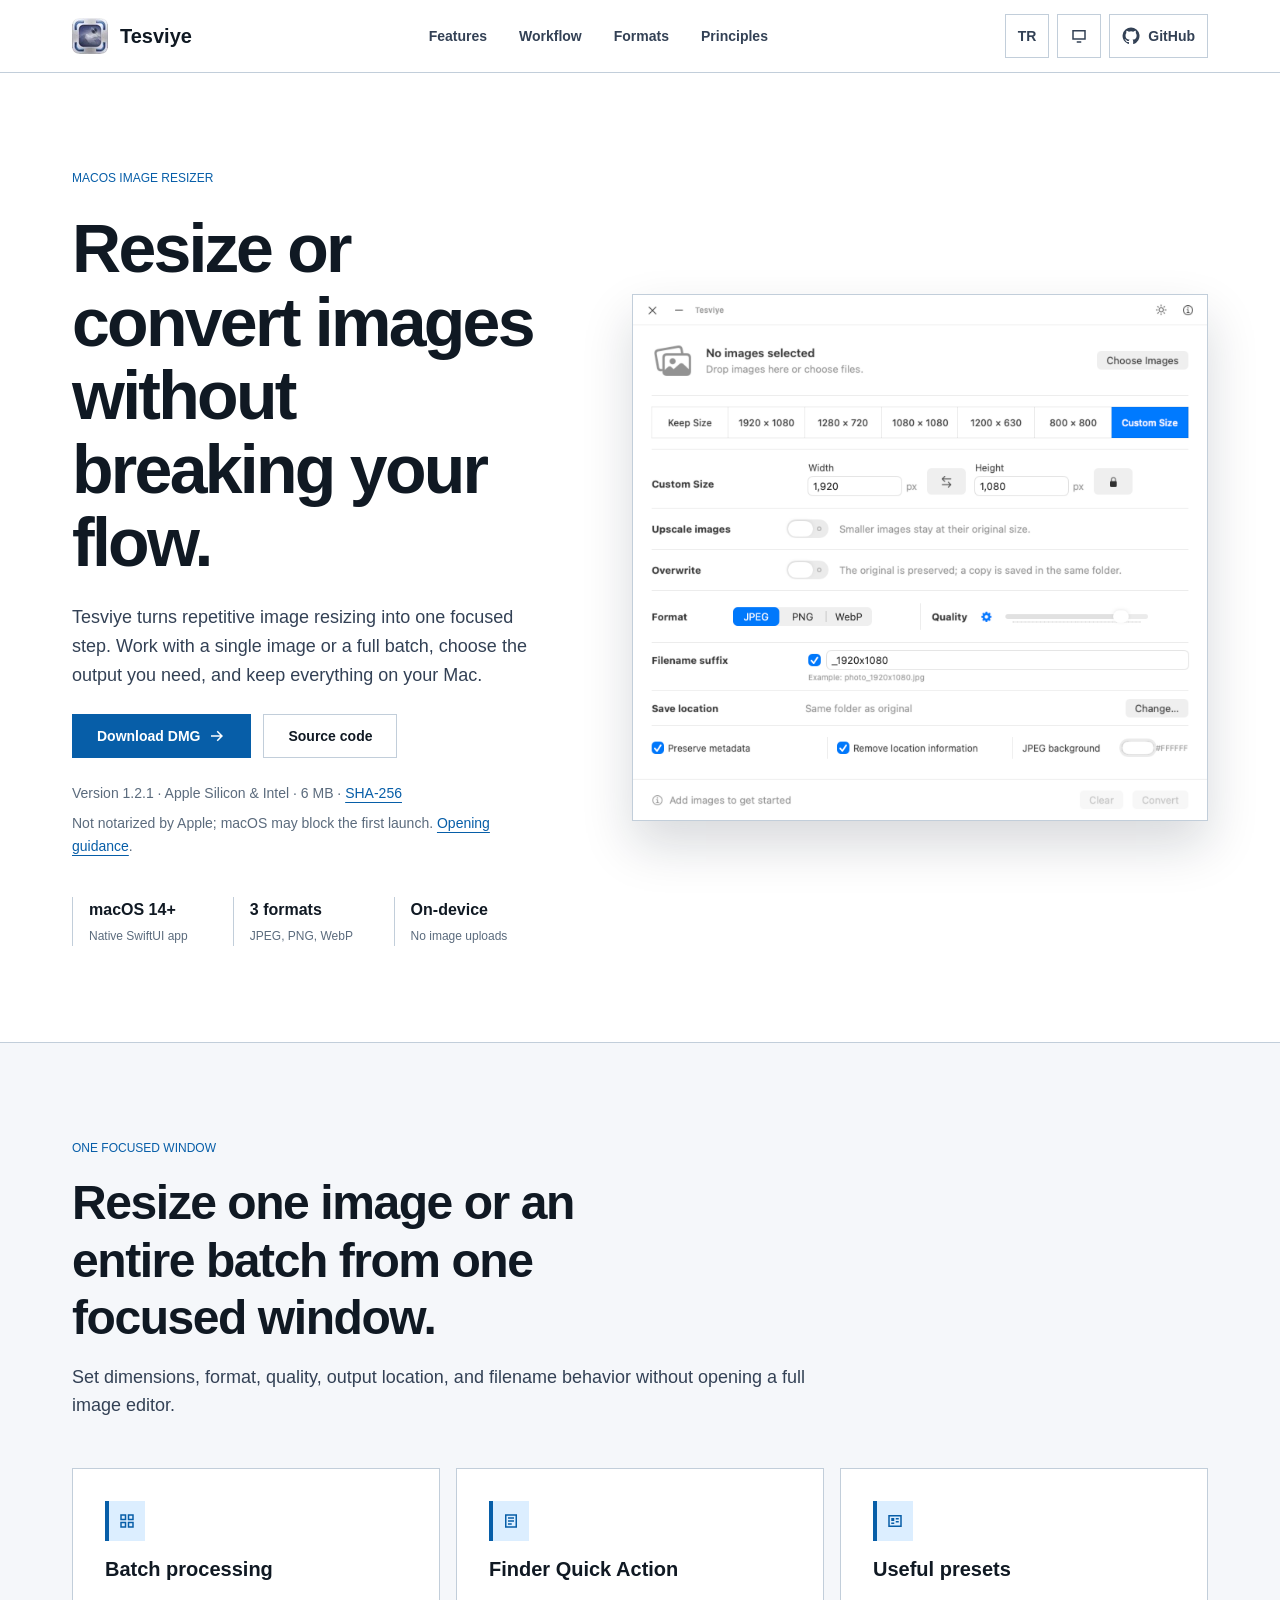
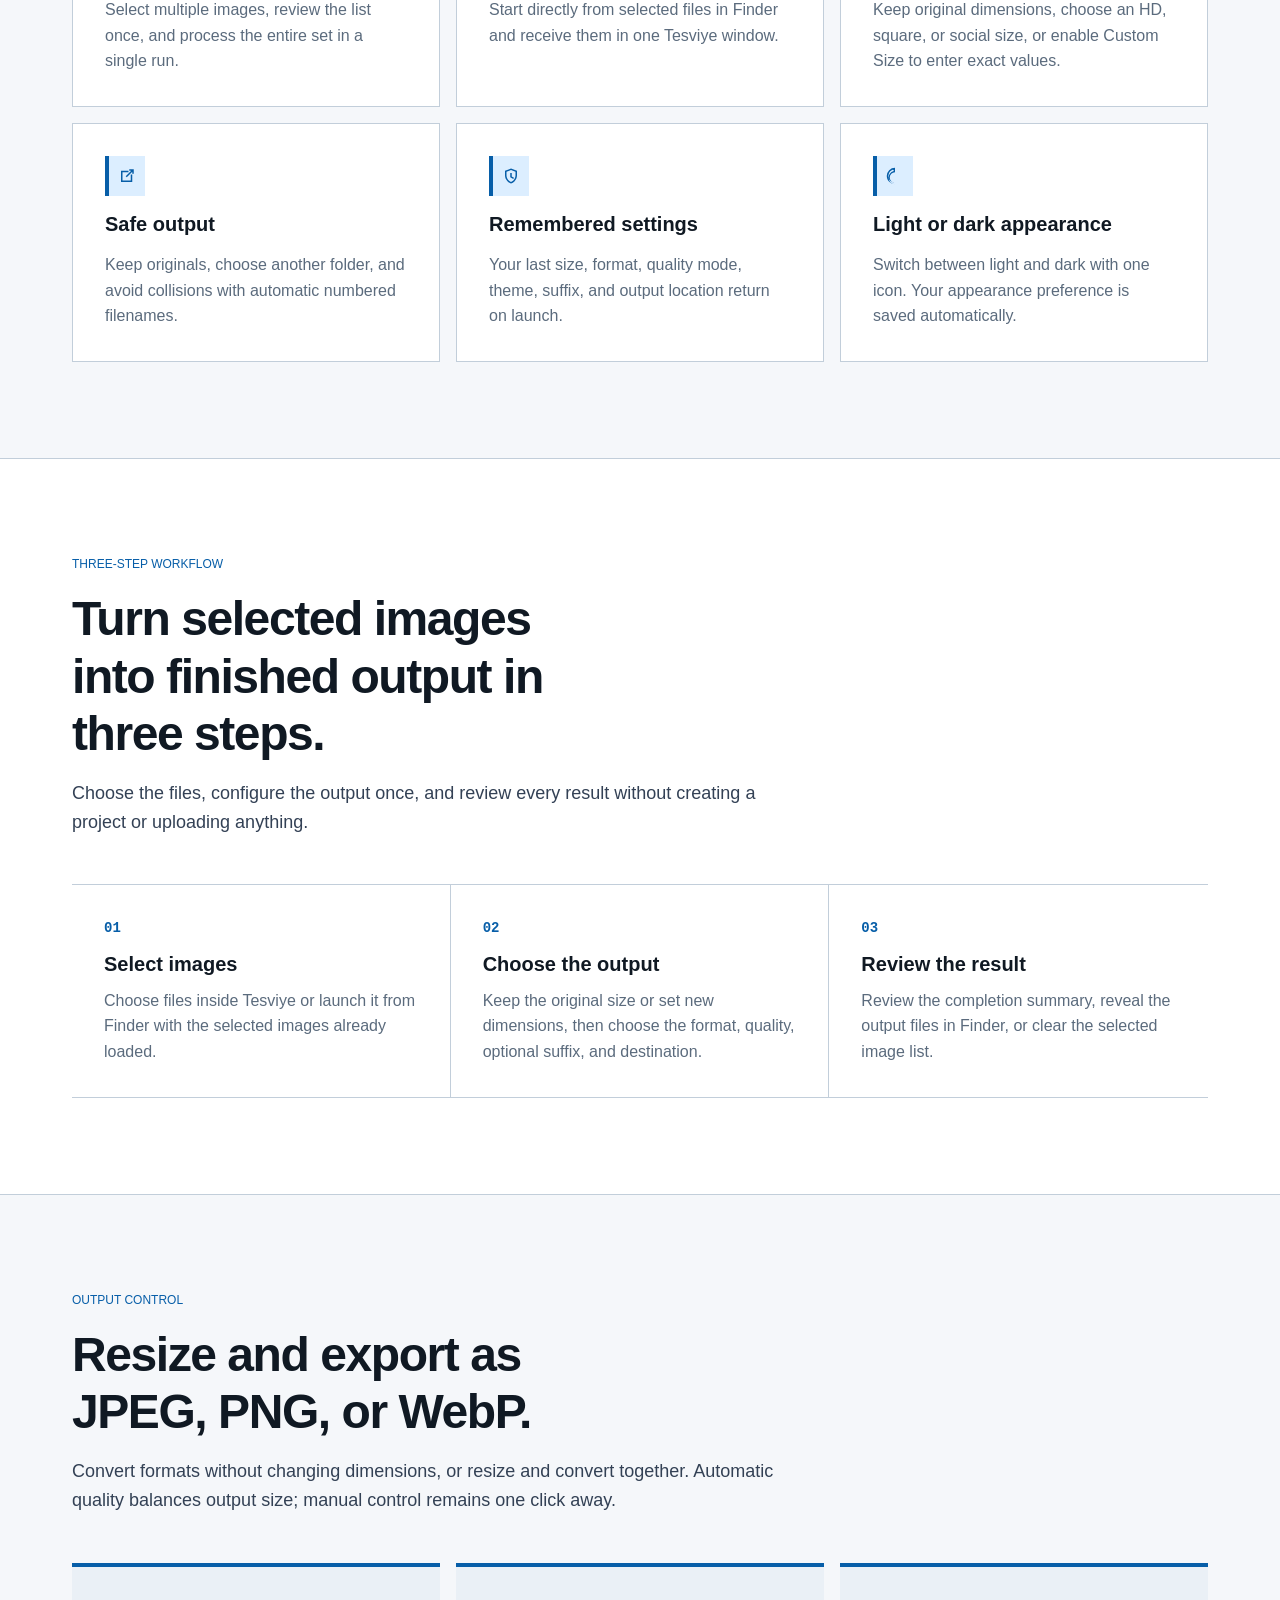
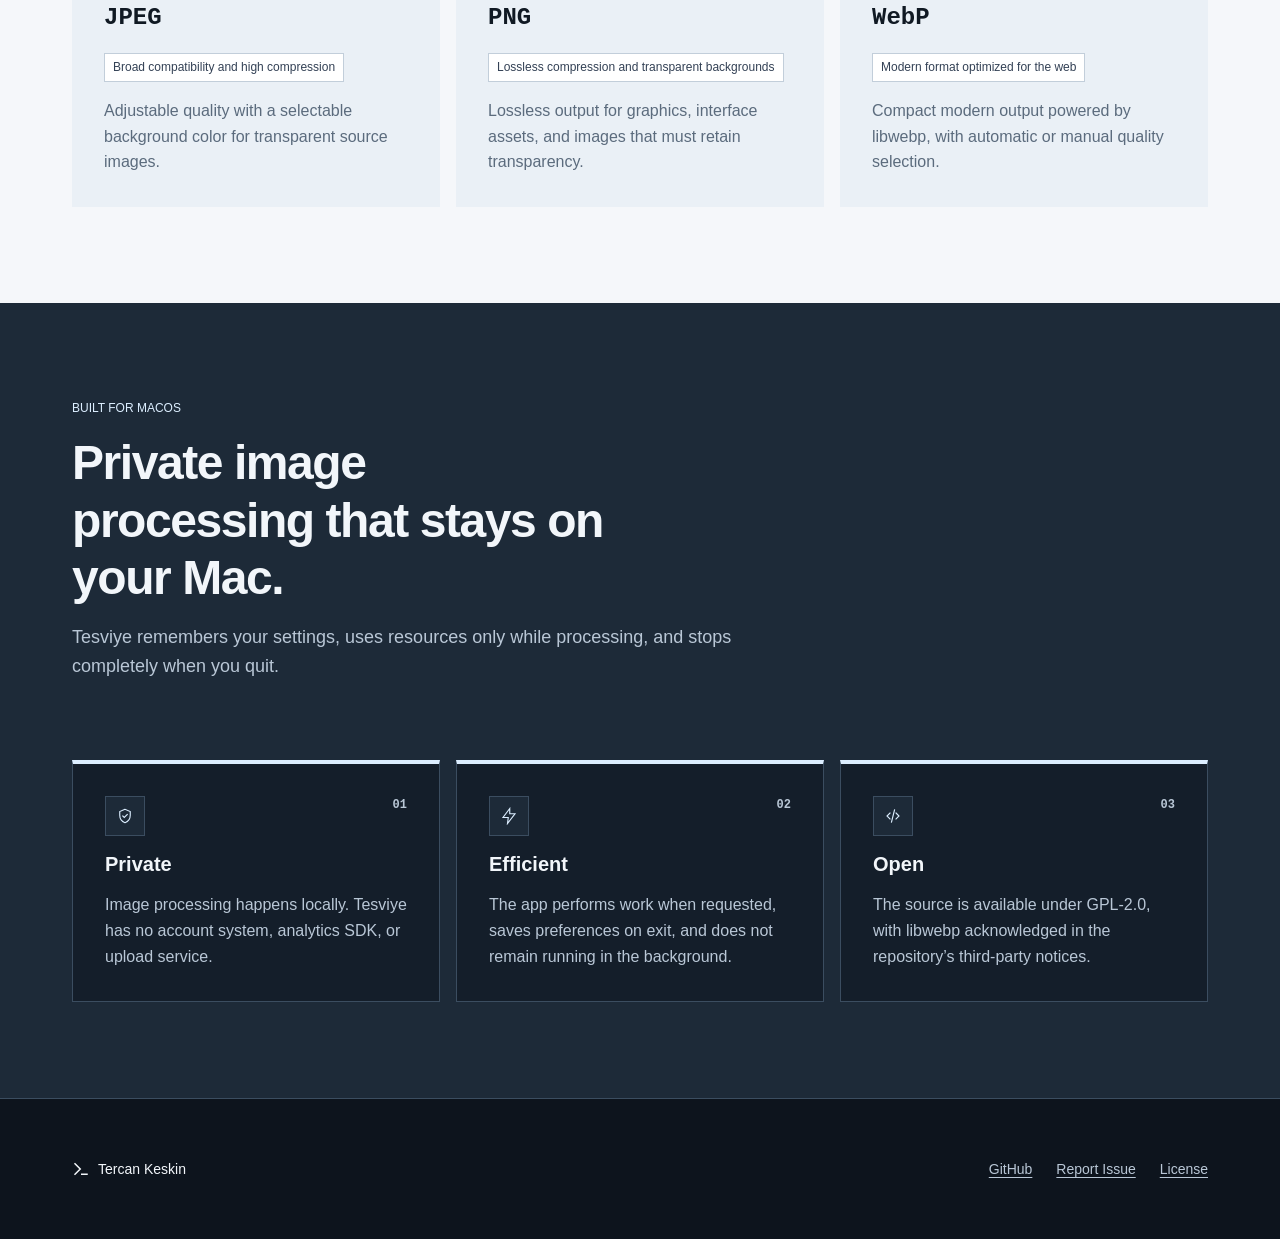
<file: docs/index.html>
<!DOCTYPE html>
<html lang="en" data-theme="light" data-theme-preference="system">
  <head>
    <meta charset="UTF-8">
    <meta name="viewport" content="width=device-width, initial-scale=1.0">
    <meta
      name="description"
      content="Resize images or convert formats while keeping their original dimensions. Tesviye brings JPEG, PNG, WebP, and Finder Quick Actions to macOS."
    >
    <meta name="theme-color" content="#ffffff" data-color-light="#ffffff" data-color-dark="#0d141d">
    <meta name="referrer" content="strict-origin-when-cross-origin">
    <meta
      http-equiv="Content-Security-Policy"
      content="default-src 'self'; img-src 'self' data:; style-src 'self'; script-src 'self'; connect-src 'none'; object-src 'none'; base-uri 'self'; form-action 'none'; upgrade-insecure-requests"
    >
    <script src="script.js"></script>
    <title>Tesviye — Image Resizing and Conversion for macOS</title>
    <link rel="canonical" href="https://tercan.github.io/tesviye/">
    <link rel="alternate" hreflang="en" href="https://tercan.github.io/tesviye/">
    <link rel="alternate" hreflang="tr" href="https://tercan.github.io/tesviye/tr/">
    <link rel="alternate" hreflang="x-default" href="https://tercan.github.io/tesviye/">
    <link rel="icon" type="image/png" href="assets/tesviye-icon-256.png">
    <link rel="apple-touch-icon" href="assets/tesviye-icon-256.png">
    <link rel="stylesheet" href="style.css">
    <meta property="og:type" content="website">
    <meta property="og:site_name" content="Tesviye">
    <meta property="og:title" content="Tesviye — Image Resizing and Conversion for macOS">
    <meta
      property="og:description"
      content="Resize images, keep original dimensions for format conversion, and process batches with Finder Quick Actions."
    >
    <meta property="og:url" content="https://tercan.github.io/tesviye/">
    <meta property="og:image" content="https://tercan.github.io/tesviye/assets/tesviye-icon.png">
    <meta property="og:image:alt" content="Tesviye application icon">
    <meta name="twitter:card" content="summary">
    <meta name="twitter:title" content="Tesviye — Image Resizing and Conversion for macOS">
    <meta
      name="twitter:description"
      content="A focused, private macOS workflow for resizing images and converting JPEG, PNG, and WebP files."
    >
    <meta name="twitter:image" content="https://tercan.github.io/tesviye/assets/tesviye-icon.png">
    <script type="application/ld+json">
      {
        "@context": "https://schema.org",
        "@type": "SoftwareApplication",
        "name": "Tesviye",
        "description": "A native macOS application for resizing and converting one or many images.",
        "applicationCategory": "MultimediaApplication",
        "operatingSystem": "macOS 14 or later",
        "softwareVersion": "1.2.1",
        "isAccessibleForFree": true,
        "license": "https://github.com/tercan/tesviye/blob/main/LICENSE",
        "codeRepository": "https://github.com/tercan/tesviye",
        "downloadUrl": "https://tercan.github.io/tesviye/downloads/Tesviye-1.2.1-universal.dmg",
        "image": "https://tercan.github.io/tesviye/assets/tesviye-icon.png",
        "author": {
          "@type": "Person",
          "name": "Tercan Keskin",
          "url": "https://tercan.net/"
        }
      }
    </script>
  </head>
  <body>
    <a class="skip-link" href="#main-content">Skip to content</a>

    <header class="site-header">
      <div class="container header-inner" data-menu-open="false">
        <a class="brand" href="./" aria-label="Tesviye home page">
          <picture class="brand-picture">
            <source
              type="image/webp"
              srcset="assets/tesviye-icon-36.webp 1x, assets/tesviye-icon-72.webp 2x"
            >
            <img
              class="brand-icon"
              src="assets/tesviye-icon-36.png"
              srcset="assets/tesviye-icon-36.png 1x, assets/tesviye-icon-72.png 2x"
              width="36"
              height="36"
              alt=""
              aria-hidden="true"
            >
          </picture><!-- /.brand-picture -->
          <span>Tesviye</span>
        </a>

        <nav class="site-navigation" id="primary-navigation" aria-label="Primary navigation">
          <ul class="navigation-list">
            <li><a class="navigation-link" href="#features">Features</a></li>
            <li><a class="navigation-link" href="#workflow">Workflow</a></li>
            <li><a class="navigation-link" href="#formats">Formats</a></li>
            <li><a class="navigation-link" href="#principles">Principles</a></li>
          </ul><!-- /.navigation-list -->
        </nav><!-- /.site-navigation -->

        <div class="header-actions">
          <a class="language-link" href="tr/" lang="tr" hreflang="tr" aria-label="TR — Türkçe sürümü aç">TR</a>
          <button
            class="theme-toggle"
            type="button"
            aria-label="Theme setting: System. Activate light mode."
            title="Theme setting: System. Activate light mode."
            data-label-system="Theme setting: System. Activate light mode."
            data-label-light="Theme setting: Light. Activate dark mode."
            data-label-dark="Theme setting: Dark. Return to system mode."
          >
            <svg viewBox="0 0 24 24" aria-hidden="true">
              <path class="theme-icon theme-icon--system" fill="currentColor" d="M3 4h18v13H3V4Zm2 2v9h14V6H5Zm4 13h6v2H9v-2Z"></path>
              <path class="theme-icon theme-icon--light" fill="currentColor" d="M11 1h2v3h-2V1Zm0 19h2v3h-2v-3ZM1 11h3v2H1v-2Zm19 0h3v2h-3v-2ZM4.2 5.6l1.4-1.4 2.1 2.1-1.4 1.4-2.1-2.1Zm12.1 12.1 1.4-1.4 2.1 2.1-1.4 1.4-2.1-2.1Zm0-11.4 2.1-2.1 1.4 1.4-2.1 2.1-1.4-1.4ZM4.2 18.4l2.1-2.1 1.4 1.4-2.1 2.1-1.4-1.4ZM12 6a6 6 0 1 1 0 12 6 6 0 0 1 0-12Zm0 2a4 4 0 1 0 0 8 4 4 0 0 0 0-8Z"></path>
              <path class="theme-icon theme-icon--dark" d="M21 12.8A9 9 0 1 1 11.2 3 7 7 0 0 0 21 12.8Z" fill="none" stroke="currentColor" stroke-width="2" stroke-linecap="round" stroke-linejoin="round"></path>
            </svg>
          </button>
          <a
            class="header-link"
            href="https://github.com/tercan/tesviye"
            aria-label="View Tesviye on GitHub"
          >
            <svg viewBox="0 0 24 24" aria-hidden="true">
              <path
                fill="currentColor"
                d="M12 .7a11.3 11.3 0 0 0-3.6 22c.6.1.8-.2.8-.5v-2.2c-3.3.7-4-1.4-4-1.4-.5-1.4-1.3-1.7-1.3-1.7-1.1-.7.1-.7.1-.7 1.2.1 1.8 1.2 1.8 1.2 1.1 1.8 2.8 1.3 3.5 1 .1-.8.4-1.3.8-1.6-2.6-.3-5.4-1.3-5.4-5.6 0-1.2.4-2.3 1.2-3.1-.1-.3-.5-1.5.1-3.1 0 0 1-.3 3.2 1.2a11 11 0 0 1 5.8 0c2.2-1.5 3.2-1.2 3.2-1.2.6 1.6.2 2.8.1 3.1.7.8 1.2 1.9 1.2 3.1 0 4.4-2.7 5.3-5.4 5.6.4.4.8 1.1.8 2.2v3.2c0 .3.2.6.8.5A11.3 11.3 0 0 0 12 .7Z"
              ></path>
            </svg>
            <span>GitHub</span>
          </a>
          <button
            class="menu-toggle"
            type="button"
            aria-controls="primary-navigation"
            aria-expanded="false"
            aria-label="Open navigation menu"
            data-label-open="Open navigation menu"
            data-label-close="Close navigation menu"
          >
            <svg viewBox="0 0 24 24" aria-hidden="true">
              <path fill="currentColor" d="M3 6h18v2H3V6Zm0 5h18v2H3v-2Zm0 5h18v2H3v-2Z"></path>
            </svg>
          </button>
        </div><!-- /.header-actions -->
      </div><!-- /.header-inner -->
    </header><!-- /.site-header -->

    <main id="main-content" tabindex="-1">
      <section class="hero" aria-labelledby="hero-title">
        <div class="container hero-grid">
          <div class="hero-copy">
            <p class="eyebrow">macOS image resizer</p>
            <h1 id="hero-title">Resize or convert images without breaking your flow.</h1>
            <p class="hero-lead">
              Tesviye turns repetitive image resizing into one focused step. Work with a single image or a full
              batch, choose the output you need, and keep everything on your Mac.
            </p>
            <div class="hero-actions">
              <a class="button" href="downloads/Tesviye-1.2.1-universal.dmg" download="Tesviye-1.2.1-universal.dmg" aria-describedby="download-notice">
                Download DMG
                <svg viewBox="0 0 24 24" aria-hidden="true">
                  <path fill="currentColor" d="m13 5 7 7-7 7-1.4-1.4 4.6-4.6H4v-2h12.2l-4.6-4.6L13 5Z"></path>
                </svg>
              </a>
              <a class="button button--secondary" href="https://github.com/tercan/tesviye/archive/refs/tags/v1.2.1.zip">Source code</a>
            </div><!-- /.hero-actions -->
            <aside class="download-details" aria-label="Download details">
              <p>Version 1.2.1 · Apple Silicon &amp; Intel · 6 MB · <a href="downloads/Tesviye-1.2.1-universal.dmg.sha256">SHA-256</a></p>
              <p id="download-notice">Not notarized by Apple; macOS may block the first launch. <a href="https://support.apple.com/en-us/102445" target="_blank" rel="noopener noreferrer">Opening guidance</a>.</p>
            </aside><!-- /.download-details -->
            <ul class="hero-facts">
              <li class="fact-item">
                <span class="fact-value">macOS 14+</span>
                <span class="fact-label">Native SwiftUI app</span>
              </li>
              <li class="fact-item">
                <span class="fact-value">3 formats</span>
                <span class="fact-label">JPEG, PNG, WebP</span>
              </li>
              <li class="fact-item">
                <span class="fact-value">On-device</span>
                <span class="fact-label">No image uploads</span>
              </li>
            </ul><!-- /.hero-facts -->
          </div><!-- /.hero-copy -->

          <figure class="app-screenshot" aria-labelledby="screenshot-caption">
            <picture class="app-screenshot-picture app-screenshot-picture--light">
              <source type="image/webp" srcset="assets/tesviye-image-resizer-screenshot-light.webp">
              <img
                class="app-screenshot-image"
                src="assets/tesviye-image-resizer-screenshot-light.png"
                width="1480"
                height="1352"
                alt="Current English Tesviye interface with size and conversion settings in light appearance."
                decoding="async"
                fetchpriority="high"
              >
            </picture><!-- /.app-screenshot-picture -->
            <picture class="app-screenshot-picture app-screenshot-picture--dark">
              <source type="image/webp" srcset="assets/tesviye-image-resizer-screenshot-dark.webp">
              <img
                class="app-screenshot-image"
                src="assets/tesviye-image-resizer-screenshot-dark.png"
                width="1480"
                height="1352"
                alt="Current English Tesviye interface with size and conversion settings in dark appearance."
                decoding="async"
                fetchpriority="high"
              >
            </picture><!-- /.app-screenshot-picture -->
            <figcaption class="visually-hidden" id="screenshot-caption">
              The Tesviye interface follows the website appearance.
            </figcaption>
          </figure><!-- /.app-screenshot -->
        </div><!-- /.hero-grid -->
      </section><!-- /.hero -->

      <section class="section" id="features" aria-labelledby="features-title">
        <div class="container">
          <div class="section-heading">
            <p class="eyebrow">One focused window</p>
            <h2 id="features-title">Resize one image or an entire batch from one focused window.</h2>
            <p class="section-description">
              Set dimensions, format, quality, output location, and filename behavior without opening a full image editor.
            </p>
          </div><!-- /.section-heading -->

          <div class="feature-grid">
            <article class="feature-card">
              <span class="feature-icon" aria-hidden="true">
                <svg viewBox="0 0 24 24"><path fill="currentColor" d="M3 3h8v8H3V3Zm2 2v4h4V5H5Zm8-2h8v8h-8V3Zm2 2v4h4V5h-4ZM3 13h8v8H3v-8Zm2 2v4h4v-4H5Zm8-2h8v8h-8v-8Zm2 2v4h4v-4h-4Z"></path></svg>
              </span>
              <h3>Batch processing</h3>
              <p>Select multiple images, review the list once, and process the entire set in a single run.</p>
            </article><!-- /.feature-card -->

            <article class="feature-card">
              <span class="feature-icon" aria-hidden="true">
                <svg viewBox="0 0 24 24"><path fill="currentColor" d="M4 3h16v18H4V3Zm2 2v14h12V5H6Zm2 2h8v2H8V7Zm0 4h8v2H8v-2Zm0 4h5v2H8v-2Z"></path></svg>
              </span>
              <h3>Finder Quick Action</h3>
              <p>Start directly from selected files in Finder and receive them in one Tesviye window.</p>
            </article><!-- /.feature-card -->

            <article class="feature-card">
              <span class="feature-icon" aria-hidden="true">
                <svg viewBox="0 0 24 24"><path fill="currentColor" d="M3 4h18v16H3V4Zm2 2v12h14V6H5Zm2 2h4v4H7V8Zm6 0h4v2h-4V8Zm0 4h4v2h-4v-2ZM7 14h4v2H7v-2Z"></path></svg>
              </span>
              <h3>Useful presets</h3>
              <p>Keep original dimensions, choose an HD, square, or social size, or enable Custom Size to enter exact values.</p>
            </article><!-- /.feature-card -->

            <article class="feature-card">
              <span class="feature-icon" aria-hidden="true">
                <svg viewBox="0 0 24 24"><path fill="currentColor" d="M4 5h10v2H6v11h11v-8h2v10H4V5Zm11-2h6v6h-2V6.4l-7.3 7.3-1.4-1.4L17.6 5H15V3Z"></path></svg>
              </span>
              <h3>Safe output</h3>
              <p>Keep originals, choose another folder, and avoid collisions with automatic numbered filenames.</p>
            </article><!-- /.feature-card -->

            <article class="feature-card">
              <span class="feature-icon" aria-hidden="true">
                <svg viewBox="0 0 24 24"><path fill="currentColor" d="M12 2 4 5v6c0 5 3.4 9.7 8 11 4.6-1.3 8-6 8-11V5l-8-3Zm0 2.1L18 6.3V11c0 3.9-2.5 7.7-6 8.9-3.5-1.2-6-5-6-8.9V6.3l6-2.2Zm-1 3.9h2v4.6l3 1.7-1 1.7-4-2.3V8Z"></path></svg>
              </span>
              <h3>Remembered settings</h3>
              <p>Your last size, format, quality mode, theme, suffix, and output location return on launch.</p>
            </article><!-- /.feature-card -->

            <article class="feature-card">
              <span class="feature-icon" aria-hidden="true">
                <svg viewBox="0 0 24 24"><path fill="currentColor" d="M12 3a9 9 0 1 0 0 18 7 7 0 0 1 0-14V3Zm-1.8 2.3A9 9 0 0 0 12 23a11 11 0 1 1 0-22v2a9 9 0 0 0-1.8.2Z"></path></svg>
              </span>
              <h3>Light or dark appearance</h3>
              <p>Switch between light and dark with one icon. Your appearance preference is saved automatically.</p>
            </article><!-- /.feature-card -->
          </div><!-- /.feature-grid -->
        </div><!-- /.container -->
      </section><!-- /#features -->

      <section class="section section--surface" id="workflow" aria-labelledby="workflow-title">
        <div class="container">
          <div class="section-heading">
            <p class="eyebrow">Three-step workflow</p>
            <h2 id="workflow-title">Turn selected images into finished output in three steps.</h2>
            <p class="section-description">
              Choose the files, configure the output once, and review every result without creating a project or uploading anything.
            </p>
          </div><!-- /.section-heading -->
          <ol class="workflow-grid">
            <li class="workflow-step">
              <span class="step-number">01</span>
              <h3>Select images</h3>
              <p>Choose files inside Tesviye or launch it from Finder with the selected images already loaded.</p>
            </li><!-- /.workflow-step -->
            <li class="workflow-step">
              <span class="step-number">02</span>
              <h3>Choose the output</h3>
              <p>Keep the original size or set new dimensions, then choose the format, quality, optional suffix, and destination.</p>
            </li><!-- /.workflow-step -->
            <li class="workflow-step">
              <span class="step-number">03</span>
              <h3>Review the result</h3>
              <p>Review the completion summary, reveal the output files in Finder, or clear the selected image list.</p>
            </li><!-- /.workflow-step -->
          </ol><!-- /.workflow-grid -->
        </div><!-- /.container -->
      </section><!-- /#workflow -->

      <section class="section" id="formats" aria-labelledby="formats-title">
        <div class="container">
          <div class="section-heading">
            <p class="eyebrow">Output control</p>
            <h2 id="formats-title">Resize and export as JPEG, PNG, or WebP.</h2>
            <p class="section-description">
              Convert formats without changing dimensions, or resize and convert together. Automatic quality balances output size; manual control remains one click away.
            </p>
          </div><!-- /.section-heading -->
          <div class="format-grid">
            <article class="format-card">
              <span class="format-name">JPEG</span>
              <span class="format-tag">Broad compatibility and high compression</span>
              <p>Adjustable quality with a selectable background color for transparent source images.</p>
            </article><!-- /.format-card -->
            <article class="format-card">
              <span class="format-name">PNG</span>
              <span class="format-tag">Lossless compression and transparent backgrounds</span>
              <p>Lossless output for graphics, interface assets, and images that must retain transparency.</p>
            </article><!-- /.format-card -->
            <article class="format-card">
              <span class="format-name">WebP</span>
              <span class="format-tag">Modern format optimized for the web</span>
              <p>Compact modern output powered by libwebp, with automatic or manual quality selection.</p>
            </article><!-- /.format-card -->
          </div><!-- /.format-grid -->
        </div><!-- /.container -->
      </section><!-- /#formats -->

      <section class="section section--dark" id="principles" aria-labelledby="principles-title">
        <div class="container principles-grid">
          <div class="section-heading">
            <p class="eyebrow">Built for macOS</p>
            <h2 id="principles-title">Private image processing that stays on your Mac.</h2>
            <p class="section-description">
              Tesviye remembers your settings, uses resources only while processing, and stops completely when you quit.
            </p>
          </div><!-- /.section-heading -->
          <ul class="principle-list">
            <li class="principle-item">
              <div class="principle-meta">
                <span class="principle-icon" aria-hidden="true">
                  <svg viewBox="0 0 24 24" fill="none" stroke="currentColor" stroke-width="1.5" stroke-linecap="square" stroke-linejoin="miter">
                    <path d="M12 3 5 6v5c0 4.6 2.8 8.4 7 10 4.2-1.6 7-5.4 7-10V6l-7-3Z"></path>
                    <path d="m9 12 2 2 4-4"></path>
                  </svg>
                </span>
                <span class="principle-number">01</span>
              </div><!-- /.principle-meta -->
              <h3>Private</h3>
              <p>Image processing happens locally. Tesviye has no account system, analytics SDK, or upload service.</p>
            </li><!-- /.principle-item -->
            <li class="principle-item">
              <div class="principle-meta">
                <span class="principle-icon" aria-hidden="true">
                  <svg viewBox="0 0 24 24" fill="none" stroke="currentColor" stroke-width="1.5" stroke-linecap="square" stroke-linejoin="miter">
                    <path d="m13 2-9 12h7l-1 8 10-13h-7V2Z"></path>
                  </svg>
                </span>
                <span class="principle-number">02</span>
              </div><!-- /.principle-meta -->
              <h3>Efficient</h3>
              <p>The app performs work when requested, saves preferences on exit, and does not remain running in the background.</p>
            </li><!-- /.principle-item -->
            <li class="principle-item">
              <div class="principle-meta">
                <span class="principle-icon" aria-hidden="true">
                  <svg viewBox="0 0 24 24" fill="none" stroke="currentColor" stroke-width="1.5" stroke-linecap="square" stroke-linejoin="miter">
                    <path d="m8 8-4 4 4 4"></path>
                    <path d="m16 8 4 4-4 4"></path>
                    <path d="m14 4-4 16"></path>
                  </svg>
                </span>
                <span class="principle-number">03</span>
              </div><!-- /.principle-meta -->
              <h3>Open</h3>
              <p>The source is available under GPL-2.0, with libwebp acknowledged in the repository’s third-party notices.</p>
            </li><!-- /.principle-item -->
          </ul><!-- /.principle-list -->
        </div><!-- /.principles-grid -->
      </section><!-- /#principles -->
    </main><!-- /#main-content -->

    <footer class="site-footer">
      <div class="container footer-grid">
        <a class="footer-signature" href="https://tercan.net/" target="_blank" rel="author noopener noreferrer">
          <svg class="footer-terminal-icon" viewBox="0 0 24 24" fill="none" stroke="currentColor" stroke-width="2" stroke-linecap="square" stroke-linejoin="miter" aria-hidden="true">
            <path d="m4 5 7 7-7 7"></path>
            <path d="M13 19h7"></path>
          </svg>
          <span>Tercan Keskin</span>
        </a>
        <nav class="footer-links" aria-label="Footer navigation">
          <a class="footer-link" href="https://github.com/tercan/tesviye" target="_blank" rel="noopener noreferrer">GitHub</a>
          <a class="footer-link" href="https://github.com/tercan/tesviye/issues" target="_blank" rel="noopener noreferrer">Report Issue</a>
          <a class="footer-link" href="https://github.com/tercan/tesviye/blob/main/LICENSE" target="_blank" rel="noopener noreferrer">License</a>
        </nav><!-- /.footer-links -->
      </div><!-- /.footer-grid -->
    </footer><!-- /.site-footer -->
  </body>
</html>
</file>
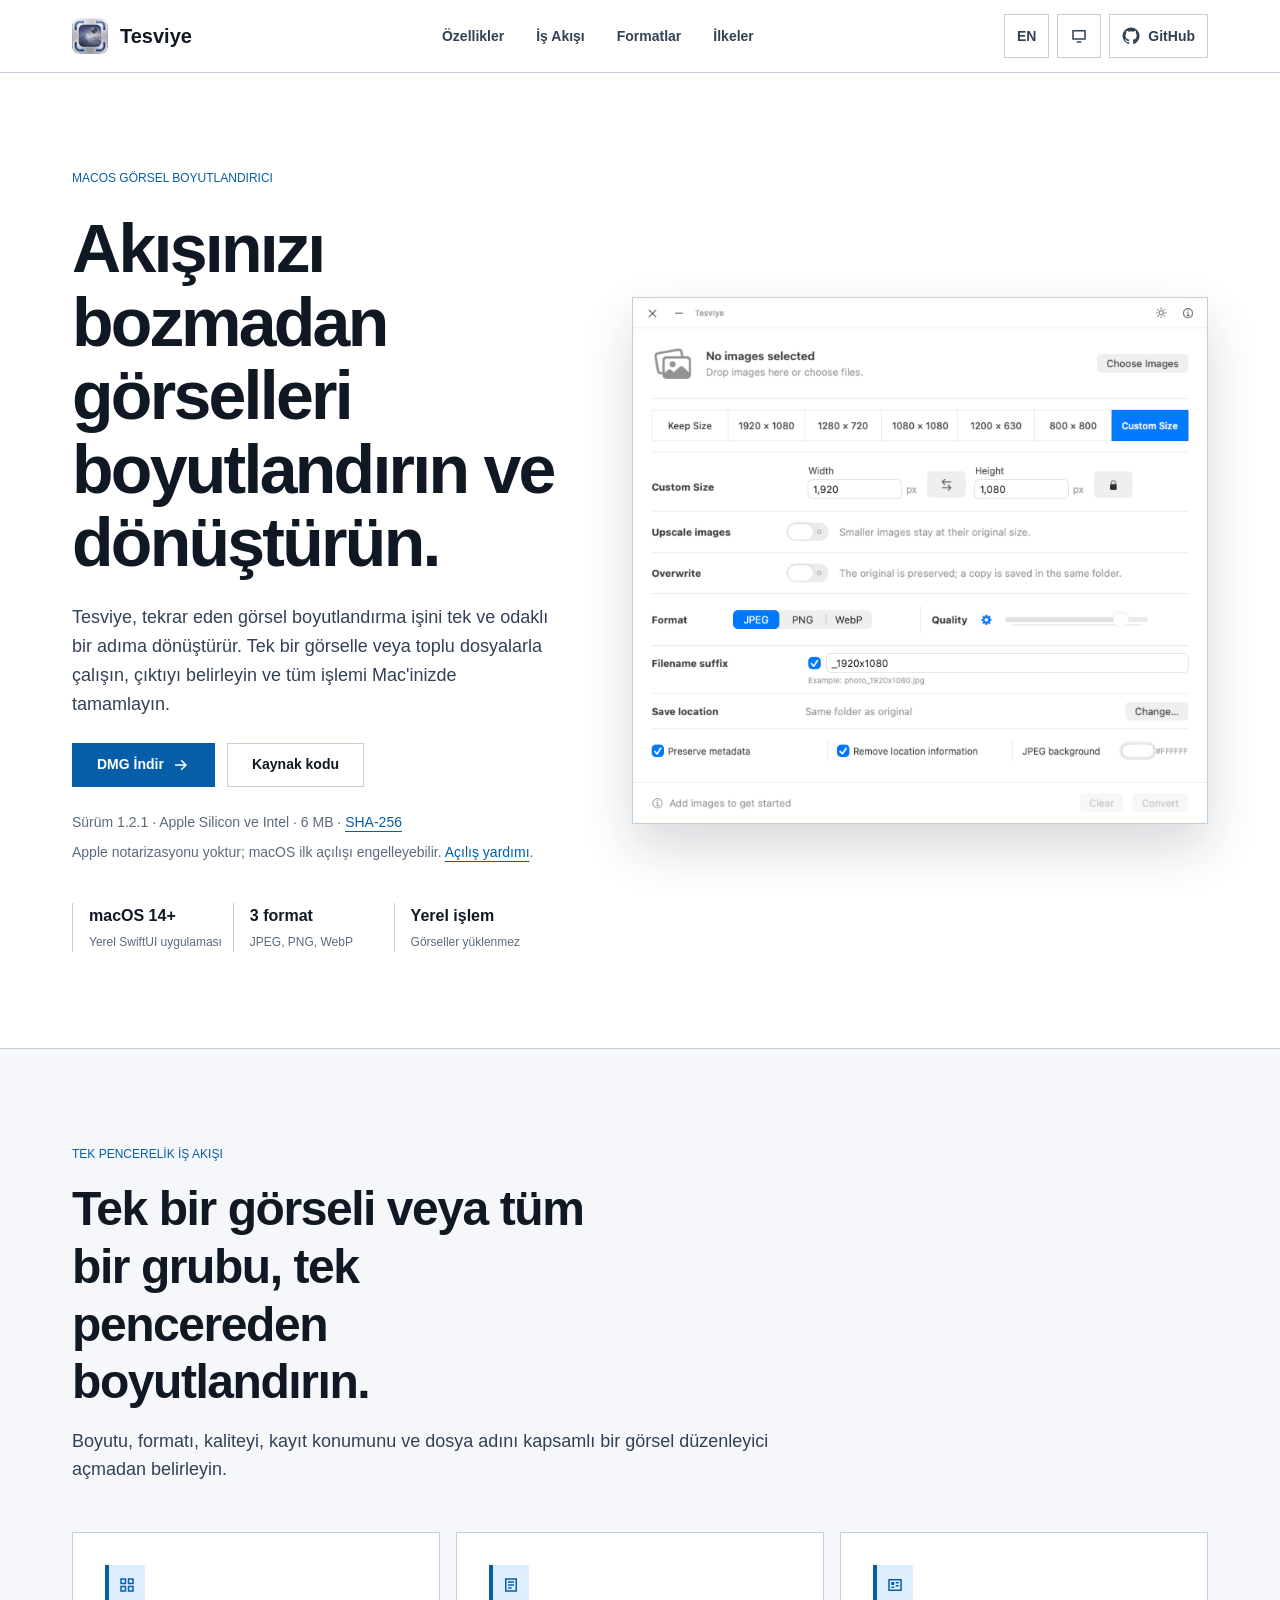
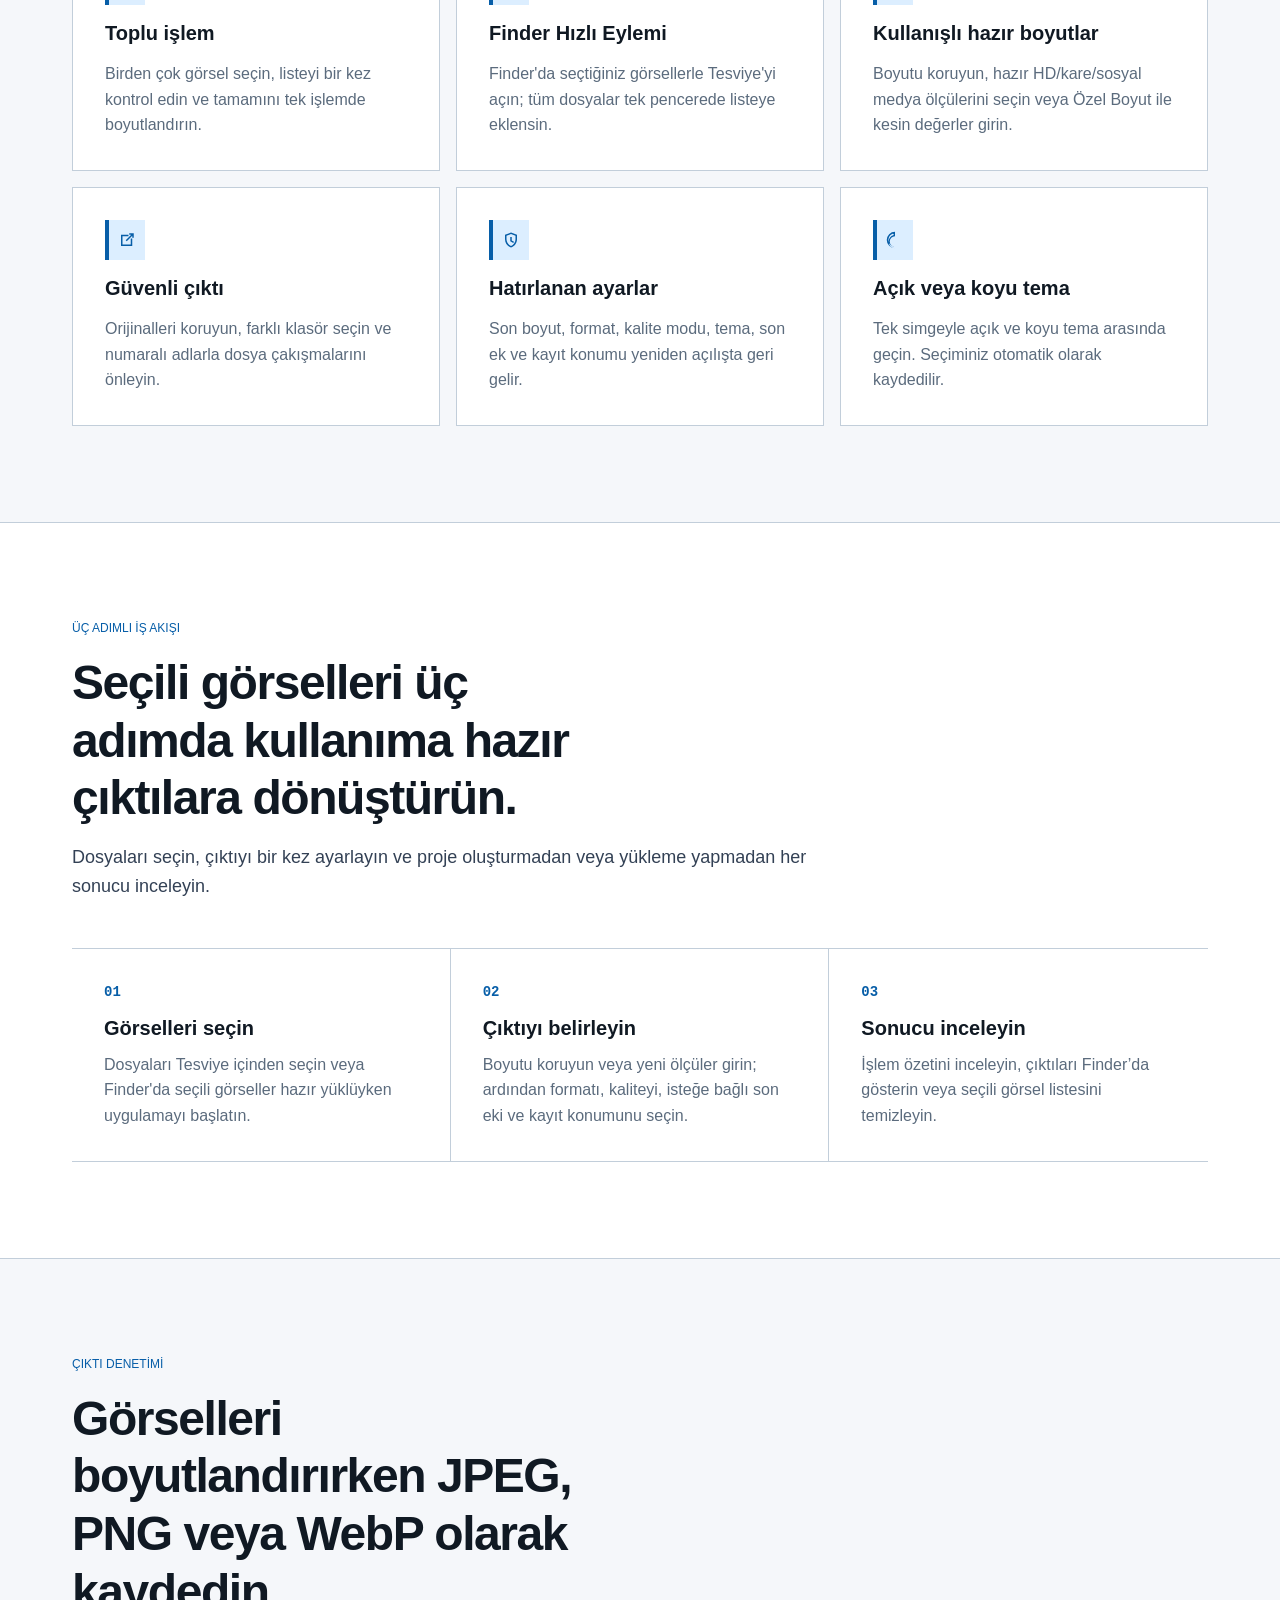
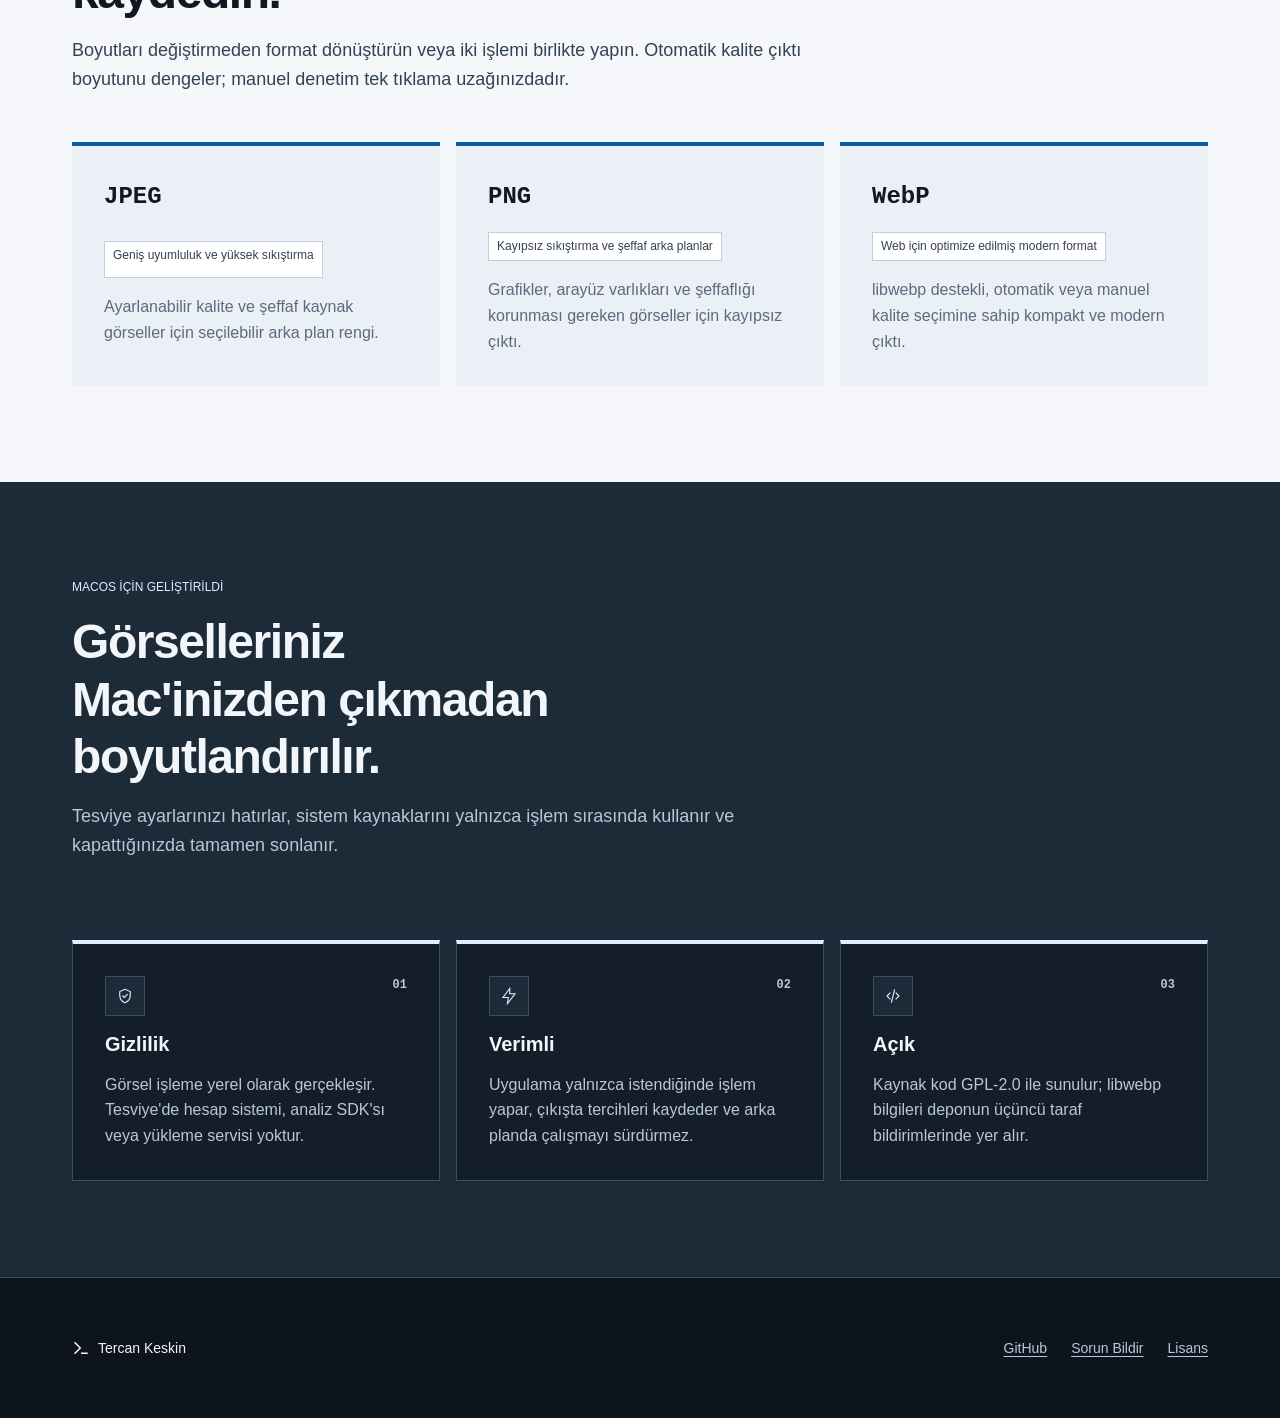
<file: docs/tr/index.html>
<!DOCTYPE html>
<html lang="tr" data-theme="light" data-theme-preference="system">
  <head>
    <meta charset="UTF-8">
    <meta name="viewport" content="width=device-width, initial-scale=1.0">
    <meta
      name="description"
      content="Tesviye ile görsellerin boyutunu koruyarak format değiştirin veya yeniden boyutlandırın. JPEG, PNG, WebP ve Finder Hızlı Eylem desteği."
    >
    <meta name="theme-color" content="#ffffff" data-color-light="#ffffff" data-color-dark="#0d141d">
    <meta name="referrer" content="strict-origin-when-cross-origin">
    <meta
      http-equiv="Content-Security-Policy"
      content="default-src 'self'; img-src 'self' data:; style-src 'self'; script-src 'self'; connect-src 'none'; object-src 'none'; base-uri 'self'; form-action 'none'; upgrade-insecure-requests"
    >
    <script src="../script.js"></script>
    <title>Tesviye — macOS için Görsel Boyutlandırma ve Dönüştürme</title>
    <link rel="canonical" href="https://tercan.github.io/tesviye/tr/">
    <link rel="alternate" hreflang="en" href="https://tercan.github.io/tesviye/">
    <link rel="alternate" hreflang="tr" href="https://tercan.github.io/tesviye/tr/">
    <link rel="alternate" hreflang="x-default" href="https://tercan.github.io/tesviye/">
    <link rel="icon" type="image/png" href="../assets/tesviye-icon-256.png">
    <link rel="apple-touch-icon" href="../assets/tesviye-icon-256.png">
    <link rel="stylesheet" href="../style.css">
    <meta property="og:type" content="website">
    <meta property="og:site_name" content="Tesviye">
    <meta property="og:title" content="Tesviye — macOS için Görsel Boyutlandırma ve Dönüştürme">
    <meta
      property="og:description"
      content="Görselleri yeniden boyutlandırın veya orijinal ölçülerini koruyarak dönüştürün. Finder Hızlı Eylemi ile toplu çalışın."
    >
    <meta property="og:url" content="https://tercan.github.io/tesviye/tr/">
    <meta property="og:image" content="https://tercan.github.io/tesviye/assets/tesviye-icon.png">
    <meta property="og:image:alt" content="Tesviye uygulama simgesi">
    <meta name="twitter:card" content="summary">
    <meta name="twitter:title" content="Tesviye — macOS için Görsel Boyutlandırma ve Dönüştürme">
    <meta
      name="twitter:description"
      content="Görselleri boyutlandırmak ve JPEG, PNG veya WebP biçimine dönüştürmek için yerel bir macOS iş akışı."
    >
    <meta name="twitter:image" content="https://tercan.github.io/tesviye/assets/tesviye-icon.png">
    <script type="application/ld+json">
      {
        "@context": "https://schema.org",
        "@type": "SoftwareApplication",
        "name": "Tesviye",
        "description": "Bir veya birden çok görseli yeniden boyutlandıran ve dönüştüren yerel macOS uygulaması.",
        "applicationCategory": "MultimediaApplication",
        "operatingSystem": "macOS 14 veya üzeri",
        "softwareVersion": "1.2.1",
        "isAccessibleForFree": true,
        "license": "https://github.com/tercan/tesviye/blob/main/LICENSE",
        "codeRepository": "https://github.com/tercan/tesviye",
        "downloadUrl": "https://tercan.github.io/tesviye/downloads/Tesviye-1.2.1-universal.dmg",
        "image": "https://tercan.github.io/tesviye/assets/tesviye-icon.png",
        "author": {
          "@type": "Person",
          "name": "Tercan Keskin",
          "url": "https://tercan.net/"
        }
      }
    </script>
  </head>
  <body>
    <a class="skip-link" href="#main-content">İçeriğe geç</a>

    <header class="site-header">
      <div class="container header-inner" data-menu-open="false">
        <a class="brand" href="../" aria-label="Tesviye ana sayfası">
          <picture class="brand-picture">
            <source
              type="image/webp"
              srcset="../assets/tesviye-icon-36.webp 1x, ../assets/tesviye-icon-72.webp 2x"
            >
            <img
              class="brand-icon"
              src="../assets/tesviye-icon-36.png"
              srcset="../assets/tesviye-icon-36.png 1x, ../assets/tesviye-icon-72.png 2x"
              width="36"
              height="36"
              alt=""
              aria-hidden="true"
            >
          </picture><!-- /.brand-picture -->
          <span>Tesviye</span>
        </a>

        <nav class="site-navigation" id="primary-navigation" aria-label="Ana menü">
          <ul class="navigation-list">
            <li><a class="navigation-link" href="#features">Özellikler</a></li>
            <li><a class="navigation-link" href="#workflow">İş Akışı</a></li>
            <li><a class="navigation-link" href="#formats">Formatlar</a></li>
            <li><a class="navigation-link" href="#principles">İlkeler</a></li>
          </ul><!-- /.navigation-list -->
        </nav><!-- /.site-navigation -->

        <div class="header-actions">
          <a class="language-link" href="../" lang="en" hreflang="en" aria-label="EN — Open the English version">EN</a>
          <button
            class="theme-toggle"
            type="button"
            aria-label="Tema ayarı: Sistem. Açık modu etkinleştir."
            title="Tema ayarı: Sistem. Açık modu etkinleştir."
            data-label-system="Tema ayarı: Sistem. Açık modu etkinleştir."
            data-label-light="Tema ayarı: Açık. Koyu modu etkinleştir."
            data-label-dark="Tema ayarı: Koyu. Sistem moduna dön."
          >
            <svg viewBox="0 0 24 24" aria-hidden="true">
              <path class="theme-icon theme-icon--system" fill="currentColor" d="M3 4h18v13H3V4Zm2 2v9h14V6H5Zm4 13h6v2H9v-2Z"></path>
              <path class="theme-icon theme-icon--light" fill="currentColor" d="M11 1h2v3h-2V1Zm0 19h2v3h-2v-3ZM1 11h3v2H1v-2Zm19 0h3v2h-3v-2ZM4.2 5.6l1.4-1.4 2.1 2.1-1.4 1.4-2.1-2.1Zm12.1 12.1 1.4-1.4 2.1 2.1-1.4 1.4-2.1-2.1Zm0-11.4 2.1-2.1 1.4 1.4-2.1 2.1-1.4-1.4ZM4.2 18.4l2.1-2.1 1.4 1.4-2.1 2.1-1.4-1.4ZM12 6a6 6 0 1 1 0 12 6 6 0 0 1 0-12Zm0 2a4 4 0 1 0 0 8 4 4 0 0 0 0-8Z"></path>
              <path class="theme-icon theme-icon--dark" d="M21 12.8A9 9 0 1 1 11.2 3 7 7 0 0 0 21 12.8Z" fill="none" stroke="currentColor" stroke-width="2" stroke-linecap="round" stroke-linejoin="round"></path>
            </svg>
          </button>
          <a
            class="header-link"
            href="https://github.com/tercan/tesviye"
            aria-label="Tesviye projesini GitHub'da görüntüle"
          >
            <svg viewBox="0 0 24 24" aria-hidden="true">
              <path
                fill="currentColor"
                d="M12 .7a11.3 11.3 0 0 0-3.6 22c.6.1.8-.2.8-.5v-2.2c-3.3.7-4-1.4-4-1.4-.5-1.4-1.3-1.7-1.3-1.7-1.1-.7.1-.7.1-.7 1.2.1 1.8 1.2 1.8 1.2 1.1 1.8 2.8 1.3 3.5 1 .1-.8.4-1.3.8-1.6-2.6-.3-5.4-1.3-5.4-5.6 0-1.2.4-2.3 1.2-3.1-.1-.3-.5-1.5.1-3.1 0 0 1-.3 3.2 1.2a11 11 0 0 1 5.8 0c2.2-1.5 3.2-1.2 3.2-1.2.6 1.6.2 2.8.1 3.1.7.8 1.2 1.9 1.2 3.1 0 4.4-2.7 5.3-5.4 5.6.4.4.8 1.1.8 2.2v3.2c0 .3.2.6.8.5A11.3 11.3 0 0 0 12 .7Z"
              ></path>
            </svg>
            <span>GitHub</span>
          </a>
          <button
            class="menu-toggle"
            type="button"
            aria-controls="primary-navigation"
            aria-expanded="false"
            aria-label="Gezinme menüsünü aç"
            data-label-open="Gezinme menüsünü aç"
            data-label-close="Gezinme menüsünü kapat"
          >
            <svg viewBox="0 0 24 24" aria-hidden="true">
              <path fill="currentColor" d="M3 6h18v2H3V6Zm0 5h18v2H3v-2Zm0 5h18v2H3v-2Z"></path>
            </svg>
          </button>
        </div><!-- /.header-actions -->
      </div><!-- /.header-inner -->
    </header><!-- /.site-header -->

    <main id="main-content" tabindex="-1">
      <section class="hero" aria-labelledby="hero-title">
        <div class="container hero-grid">
          <div class="hero-copy">
            <p class="eyebrow">macOS görsel boyutlandırıcı</p>
            <h1 id="hero-title">Akışınızı bozmadan görselleri boyutlandırın ve dönüştürün.</h1>
            <p class="hero-lead">
              Tesviye, tekrar eden görsel boyutlandırma işini tek ve odaklı bir adıma dönüştürür. Tek bir görselle
              veya toplu dosyalarla çalışın, çıktıyı belirleyin ve tüm işlemi Mac'inizde tamamlayın.
            </p>
            <div class="hero-actions">
              <a class="button" href="../downloads/Tesviye-1.2.1-universal.dmg" download="Tesviye-1.2.1-universal.dmg" aria-describedby="download-notice">
                DMG İndir
                <svg viewBox="0 0 24 24" aria-hidden="true">
                  <path fill="currentColor" d="m13 5 7 7-7 7-1.4-1.4 4.6-4.6H4v-2h12.2l-4.6-4.6L13 5Z"></path>
                </svg>
              </a>
              <a class="button button--secondary" href="https://github.com/tercan/tesviye/archive/refs/tags/v1.2.1.zip">Kaynak kodu</a>
            </div><!-- /.hero-actions -->
            <aside class="download-details" aria-label="İndirme bilgileri">
              <p>Sürüm 1.2.1 · Apple Silicon ve Intel · 6 MB · <a href="../downloads/Tesviye-1.2.1-universal.dmg.sha256">SHA-256</a></p>
              <p id="download-notice">Apple notarizasyonu yoktur; macOS ilk açılışı engelleyebilir. <a href="https://support.apple.com/tr-tr/102445" target="_blank" rel="noopener noreferrer">Açılış yardımı</a>.</p>
            </aside><!-- /.download-details -->
            <ul class="hero-facts">
              <li class="fact-item">
                <span class="fact-value">macOS 14+</span>
                <span class="fact-label">Yerel SwiftUI uygulaması</span>
              </li>
              <li class="fact-item">
                <span class="fact-value">3 format</span>
                <span class="fact-label">JPEG, PNG, WebP</span>
              </li>
              <li class="fact-item">
                <span class="fact-value">Yerel işlem</span>
                <span class="fact-label">Görseller yüklenmez</span>
              </li>
            </ul><!-- /.hero-facts -->
          </div><!-- /.hero-copy -->

          <figure class="app-screenshot" aria-labelledby="screenshot-caption">
            <picture class="app-screenshot-picture app-screenshot-picture--light">
              <source type="image/webp" srcset="../assets/tesviye-image-resizer-screenshot-light.webp">
              <img
                class="app-screenshot-image"
                src="../assets/tesviye-image-resizer-screenshot-light.png"
                width="1480"
                height="1352"
                alt="Tesviye’nin boyut ve dönüştürme ayarlarını gösteren güncel İngilizce arayüzü, açık tema."
                decoding="async"
                fetchpriority="high"
              >
            </picture><!-- /.app-screenshot-picture -->
            <picture class="app-screenshot-picture app-screenshot-picture--dark">
              <source type="image/webp" srcset="../assets/tesviye-image-resizer-screenshot-dark.webp">
              <img
                class="app-screenshot-image"
                src="../assets/tesviye-image-resizer-screenshot-dark.png"
                width="1480"
                height="1352"
                alt="Tesviye’nin boyut ve dönüştürme ayarlarını gösteren güncel İngilizce arayüzü, koyu tema."
                decoding="async"
                fetchpriority="high"
              >
            </picture><!-- /.app-screenshot-picture -->
            <figcaption class="visually-hidden" id="screenshot-caption">
              Tesviye arayüzü önizlemesi, sitenin tema seçimine uyum sağlar.
            </figcaption>
          </figure><!-- /.app-screenshot -->
        </div><!-- /.hero-grid -->
      </section><!-- /.hero -->

      <section class="section" id="features" aria-labelledby="features-title">
        <div class="container">
          <div class="section-heading">
            <p class="eyebrow">Tek pencerelik iş akışı</p>
            <h2 id="features-title">Tek bir görseli veya tüm bir grubu, tek pencereden boyutlandırın.</h2>
            <p class="section-description">
              Boyutu, formatı, kaliteyi, kayıt konumunu ve dosya adını kapsamlı bir görsel düzenleyici açmadan belirleyin.
            </p>
          </div><!-- /.section-heading -->

          <div class="feature-grid">
            <article class="feature-card">
              <span class="feature-icon" aria-hidden="true">
                <svg viewBox="0 0 24 24"><path fill="currentColor" d="M3 3h8v8H3V3Zm2 2v4h4V5H5Zm8-2h8v8h-8V3Zm2 2v4h4V5h-4ZM3 13h8v8H3v-8Zm2 2v4h4v-4H5Zm8-2h8v8h-8v-8Zm2 2v4h4v-4h-4Z"></path></svg>
              </span>
              <h3>Toplu işlem</h3>
              <p>Birden çok görsel seçin, listeyi bir kez kontrol edin ve tamamını tek işlemde boyutlandırın.</p>
            </article><!-- /.feature-card -->

            <article class="feature-card">
              <span class="feature-icon" aria-hidden="true">
                <svg viewBox="0 0 24 24"><path fill="currentColor" d="M4 3h16v18H4V3Zm2 2v14h12V5H6Zm2 2h8v2H8V7Zm0 4h8v2H8v-2Zm0 4h5v2H8v-2Z"></path></svg>
              </span>
              <h3>Finder Hızlı Eylemi</h3>
              <p>Finder'da seçtiğiniz görsellerle Tesviye'yi açın; tüm dosyalar tek pencerede listeye eklensin.</p>
            </article><!-- /.feature-card -->

            <article class="feature-card">
              <span class="feature-icon" aria-hidden="true">
                <svg viewBox="0 0 24 24"><path fill="currentColor" d="M3 4h18v16H3V4Zm2 2v12h14V6H5Zm2 2h4v4H7V8Zm6 0h4v2h-4V8Zm0 4h4v2h-4v-2ZM7 14h4v2H7v-2Z"></path></svg>
              </span>
              <h3>Kullanışlı hazır boyutlar</h3>
              <p>Boyutu koruyun, hazır HD/kare/sosyal medya ölçülerini seçin veya Özel Boyut ile kesin değerler girin.</p>
            </article><!-- /.feature-card -->

            <article class="feature-card">
              <span class="feature-icon" aria-hidden="true">
                <svg viewBox="0 0 24 24"><path fill="currentColor" d="M4 5h10v2H6v11h11v-8h2v10H4V5Zm11-2h6v6h-2V6.4l-7.3 7.3-1.4-1.4L17.6 5H15V3Z"></path></svg>
              </span>
              <h3>Güvenli çıktı</h3>
              <p>Orijinalleri koruyun, farklı klasör seçin ve numaralı adlarla dosya çakışmalarını önleyin.</p>
            </article><!-- /.feature-card -->

            <article class="feature-card">
              <span class="feature-icon" aria-hidden="true">
                <svg viewBox="0 0 24 24"><path fill="currentColor" d="M12 2 4 5v6c0 5 3.4 9.7 8 11 4.6-1.3 8-6 8-11V5l-8-3Zm0 2.1L18 6.3V11c0 3.9-2.5 7.7-6 8.9-3.5-1.2-6-5-6-8.9V6.3l6-2.2Zm-1 3.9h2v4.6l3 1.7-1 1.7-4-2.3V8Z"></path></svg>
              </span>
              <h3>Hatırlanan ayarlar</h3>
              <p>Son boyut, format, kalite modu, tema, son ek ve kayıt konumu yeniden açılışta geri gelir.</p>
            </article><!-- /.feature-card -->

            <article class="feature-card">
              <span class="feature-icon" aria-hidden="true">
                <svg viewBox="0 0 24 24"><path fill="currentColor" d="M12 3a9 9 0 1 0 0 18 7 7 0 0 1 0-14V3Zm-1.8 2.3A9 9 0 0 0 12 23a11 11 0 1 1 0-22v2a9 9 0 0 0-1.8.2Z"></path></svg>
              </span>
              <h3>Açık veya koyu tema</h3>
              <p>Tek simgeyle açık ve koyu tema arasında geçin. Seçiminiz otomatik olarak kaydedilir.</p>
            </article><!-- /.feature-card -->
          </div><!-- /.feature-grid -->
        </div><!-- /.container -->
      </section><!-- /#features -->

      <section class="section section--surface" id="workflow" aria-labelledby="workflow-title">
        <div class="container">
          <div class="section-heading">
            <p class="eyebrow">Üç adımlı iş akışı</p>
            <h2 id="workflow-title">Seçili görselleri üç adımda kullanıma hazır çıktılara dönüştürün.</h2>
            <p class="section-description">
              Dosyaları seçin, çıktıyı bir kez ayarlayın ve proje oluşturmadan veya yükleme yapmadan her sonucu inceleyin.
            </p>
          </div><!-- /.section-heading -->
          <ol class="workflow-grid">
            <li class="workflow-step">
              <span class="step-number">01</span>
              <h3>Görselleri seçin</h3>
              <p>Dosyaları Tesviye içinden seçin veya Finder'da seçili görseller hazır yüklüyken uygulamayı başlatın.</p>
            </li><!-- /.workflow-step -->
            <li class="workflow-step">
              <span class="step-number">02</span>
              <h3>Çıktıyı belirleyin</h3>
              <p>Boyutu koruyun veya yeni ölçüler girin; ardından formatı, kaliteyi, isteğe bağlı son eki ve kayıt konumunu seçin.</p>
            </li><!-- /.workflow-step -->
            <li class="workflow-step">
              <span class="step-number">03</span>
              <h3>Sonucu inceleyin</h3>
              <p>İşlem özetini inceleyin, çıktıları Finder’da gösterin veya seçili görsel listesini temizleyin.</p>
            </li><!-- /.workflow-step -->
          </ol><!-- /.workflow-grid -->
        </div><!-- /.container -->
      </section><!-- /#workflow -->

      <section class="section" id="formats" aria-labelledby="formats-title">
        <div class="container">
          <div class="section-heading">
            <p class="eyebrow">Çıktı denetimi</p>
            <h2 id="formats-title">Görselleri boyutlandırırken JPEG, PNG veya WebP olarak kaydedin.</h2>
            <p class="section-description">
              Boyutları değiştirmeden format dönüştürün veya iki işlemi birlikte yapın. Otomatik kalite çıktı boyutunu dengeler; manuel denetim tek tıklama uzağınızdadır.
            </p>
          </div><!-- /.section-heading -->
          <div class="format-grid">
            <article class="format-card">
              <span class="format-name">JPEG</span>
              <span class="format-tag">Geniş uyumluluk ve yüksek sıkıştırma</span>
              <p>Ayarlanabilir kalite ve şeffaf kaynak görseller için seçilebilir arka plan rengi.</p>
            </article><!-- /.format-card -->
            <article class="format-card">
              <span class="format-name">PNG</span>
              <span class="format-tag">Kayıpsız sıkıştırma ve şeffaf arka planlar</span>
              <p>Grafikler, arayüz varlıkları ve şeffaflığı korunması gereken görseller için kayıpsız çıktı.</p>
            </article><!-- /.format-card -->
            <article class="format-card">
              <span class="format-name">WebP</span>
              <span class="format-tag">Web için optimize edilmiş modern format</span>
              <p>libwebp destekli, otomatik veya manuel kalite seçimine sahip kompakt ve modern çıktı.</p>
            </article><!-- /.format-card -->
          </div><!-- /.format-grid -->
        </div><!-- /.container -->
      </section><!-- /#formats -->

      <section class="section section--dark" id="principles" aria-labelledby="principles-title">
        <div class="container principles-grid">
          <div class="section-heading">
            <p class="eyebrow">macOS için geliştirildi</p>
            <h2 id="principles-title">Görselleriniz Mac'inizden çıkmadan boyutlandırılır.</h2>
            <p class="section-description">
              Tesviye ayarlarınızı hatırlar, sistem kaynaklarını yalnızca işlem sırasında kullanır ve kapattığınızda tamamen sonlanır.
            </p>
          </div><!-- /.section-heading -->
          <ul class="principle-list">
            <li class="principle-item">
              <div class="principle-meta">
                <span class="principle-icon" aria-hidden="true">
                  <svg viewBox="0 0 24 24" fill="none" stroke="currentColor" stroke-width="1.5" stroke-linecap="square" stroke-linejoin="miter">
                    <path d="M12 3 5 6v5c0 4.6 2.8 8.4 7 10 4.2-1.6 7-5.4 7-10V6l-7-3Z"></path>
                    <path d="m9 12 2 2 4-4"></path>
                  </svg>
                </span>
                <span class="principle-number">01</span>
              </div><!-- /.principle-meta -->
              <h3>Gizlilik</h3>
              <p>Görsel işleme yerel olarak gerçekleşir. Tesviye'de hesap sistemi, analiz SDK'sı veya yükleme servisi yoktur.</p>
            </li><!-- /.principle-item -->
            <li class="principle-item">
              <div class="principle-meta">
                <span class="principle-icon" aria-hidden="true">
                  <svg viewBox="0 0 24 24" fill="none" stroke="currentColor" stroke-width="1.5" stroke-linecap="square" stroke-linejoin="miter">
                    <path d="m13 2-9 12h7l-1 8 10-13h-7V2Z"></path>
                  </svg>
                </span>
                <span class="principle-number">02</span>
              </div><!-- /.principle-meta -->
              <h3>Verimli</h3>
              <p>Uygulama yalnızca istendiğinde işlem yapar, çıkışta tercihleri kaydeder ve arka planda çalışmayı sürdürmez.</p>
            </li><!-- /.principle-item -->
            <li class="principle-item">
              <div class="principle-meta">
                <span class="principle-icon" aria-hidden="true">
                  <svg viewBox="0 0 24 24" fill="none" stroke="currentColor" stroke-width="1.5" stroke-linecap="square" stroke-linejoin="miter">
                    <path d="m8 8-4 4 4 4"></path>
                    <path d="m16 8 4 4-4 4"></path>
                    <path d="m14 4-4 16"></path>
                  </svg>
                </span>
                <span class="principle-number">03</span>
              </div><!-- /.principle-meta -->
              <h3>Açık</h3>
              <p>Kaynak kod GPL-2.0 ile sunulur; libwebp bilgileri deponun üçüncü taraf bildirimlerinde yer alır.</p>
            </li><!-- /.principle-item -->
          </ul><!-- /.principle-list -->
        </div><!-- /.principles-grid -->
      </section><!-- /#principles -->
    </main><!-- /#main-content -->

    <footer class="site-footer">
      <div class="container footer-grid">
        <a class="footer-signature" href="https://tercan.net/" target="_blank" rel="author noopener noreferrer">
          <svg class="footer-terminal-icon" viewBox="0 0 24 24" fill="none" stroke="currentColor" stroke-width="2" stroke-linecap="square" stroke-linejoin="miter" aria-hidden="true">
            <path d="m4 5 7 7-7 7"></path>
            <path d="M13 19h7"></path>
          </svg>
          <span>Tercan Keskin</span>
        </a>
        <nav class="footer-links" aria-label="Alt menü">
          <a class="footer-link" href="https://github.com/tercan/tesviye" target="_blank" rel="noopener noreferrer">GitHub</a>
          <a class="footer-link" href="https://github.com/tercan/tesviye/issues" target="_blank" rel="noopener noreferrer">Sorun Bildir</a>
          <a class="footer-link" href="https://github.com/tercan/tesviye/blob/main/LICENSE" target="_blank" rel="noopener noreferrer">Lisans</a>
        </nav><!-- /.footer-links -->
      </div><!-- /.footer-grid -->
    </footer><!-- /.site-footer -->
  </body>
</html>
</file>
<file: docs/style.css>
/**
 * 1. CSS reset / normalize
 */

*,
*::before,
*::after {
  box-sizing: border-box;
}

html {
  scroll-behavior: auto;
}

body,
h1,
h2,
h3,
p,
ul,
ol,
figure {
  margin: 0;
}

ul,
ol {
  padding: 0;
}

button,
a {
  font: inherit;
}

img,
svg {
  display: block;
}

/**
 * 2. Design tokens
 */

:root {
  color-scheme: light;
  --color-page: #f5f7fa;
  --color-surface: #ffffff;
  --color-surface-soft: #eaf0f6;
  --color-surface-strong: #dbe5ef;
  --color-text: #101923;
  --color-text-soft: #334155;
  --color-text-muted: #5b6b7d;
  --color-border: #c2ceda;
  --color-primary: #075ea8;
  --color-primary-hover: #064b85;
  --color-primary-soft: #dceeff;
  --color-primary-contrast: #ffffff;
  --color-success: #17633f;
  --color-warning: #8a4b08;
  --color-focus: #b45309;
  --color-dark: #0d141d;
  --color-dark-surface: #141e2a;
  --color-dark-surface-soft: #1d2a38;
  --color-dark-text: #f2f6fa;
  --color-dark-text-soft: #b9c7d6;
  --color-dark-border: #3b4d60;
  --color-on-dark-accent: #dceeff;
  --color-code: #e4edf6;
  --color-theme-dark-page: #0d141d;
  --color-theme-dark-surface: #141e2a;
  --color-theme-dark-surface-soft: #1d2a38;
  --color-theme-dark-surface-strong: #243446;
  --color-theme-dark-text: #f2f6fa;
  --color-theme-dark-text-soft: #d2dce6;
  --color-theme-dark-text-muted: #b9c7d6;
  --color-theme-dark-border: #3b4d60;
  --color-theme-dark-primary: #74b9f0;
  --color-theme-dark-primary-hover: #a8d6f7;
  --color-theme-dark-primary-soft: #203f5b;
  --color-theme-dark-primary-contrast: #07131f;
  --color-theme-dark-success: #70c99b;
  --color-theme-dark-warning: #f2b866;
  --color-theme-dark-focus: #f4b860;
  --color-theme-dark-code: #243243;
  --font-family-base: -apple-system, BlinkMacSystemFont, "Segoe UI", sans-serif;
  --font-family-mono: "SFMono-Regular", Consolas, "Liberation Mono", monospace;
  --font-size-xs: 0.75rem;
  --font-size-sm: 0.875rem;
  --font-size-base: 1rem;
  --font-size-md: 1.125rem;
  --font-size-lg: 1.25rem;
  --font-size-xl: 1.5rem;
  --font-size-2xl: 2rem;
  --font-size-3xl: 3rem;
  --font-size-4xl: 4.25rem;
  --line-height-tight: 1.08;
  --line-height-heading: 1.2;
  --line-height-base: 1.6;
  --font-weight-regular: 400;
  --font-weight-medium: 500;
  --font-weight-semibold: 600;
  --font-weight-bold: 700;
  --space-2xs: 0.25rem;
  --space-xs: 0.5rem;
  --space-sm: 0.75rem;
  --space-md: 1rem;
  --space-lg: 1.5rem;
  --space-xl: 2rem;
  --space-2xl: 3rem;
  --space-3xl: 4rem;
  --space-4xl: 6rem;
  --border-radius: 0;
  --border-width: 1px;
  --border-accent-width: 0.25rem;
  --shadow-sm: 0 0.125rem 0.5rem rgba(15, 23, 42, 0.08);
  --shadow-lg: 0 1.5rem 3rem rgba(15, 23, 42, 0.16);
  --transition-fast: 150ms ease;
  --container-max-width: 74rem;
  --container-padding: 1.5rem;
  --header-min-height: 4.5rem;
  --control-min-height: 2.75rem;
  --target-min-size: 2.75rem;
  --brand-icon-size: 2.25rem;
  --feature-icon-size: 2.5rem;
  --inline-icon-size: 1.125rem;
  --screenshot-max-width: 36rem;
  --section-scroll-margin: 5.5rem;
  --z-header: 100;
  --z-skip-link: 200;
}

:root[data-theme="dark"] {
  --color-page: var(--color-theme-dark-page);
  --color-surface: var(--color-theme-dark-surface);
  --color-surface-soft: var(--color-theme-dark-surface-soft);
  --color-surface-strong: var(--color-theme-dark-surface-strong);
  --color-text: var(--color-theme-dark-text);
  --color-text-soft: var(--color-theme-dark-text-soft);
  --color-text-muted: var(--color-theme-dark-text-muted);
  --color-border: var(--color-theme-dark-border);
  --color-primary: var(--color-theme-dark-primary);
  --color-primary-hover: var(--color-theme-dark-primary-hover);
  --color-primary-soft: var(--color-theme-dark-primary-soft);
  --color-primary-contrast: var(--color-theme-dark-primary-contrast);
  --color-success: var(--color-theme-dark-success);
  --color-warning: var(--color-theme-dark-warning);
  --color-focus: var(--color-theme-dark-focus);
  --color-code: var(--color-theme-dark-code);
}

/**
 * 3. Base / element styles
 */

body {
  min-width: 20rem;
  background: var(--color-page);
  color: var(--color-text);
  font-family: var(--font-family-base);
  font-size: var(--font-size-base);
  line-height: var(--line-height-base);
  text-rendering: optimizeLegibility;
}

a {
  color: var(--color-primary);
  text-decoration-thickness: 0.0625rem;
  text-underline-offset: 0.2em;
}

a:hover {
  color: var(--color-primary-hover);
}

button {
  border: 0;
}

a:focus-visible,
button:focus-visible {
  outline: 0.1875rem solid var(--color-focus);
  outline-offset: 0.1875rem;
}

h1,
h2,
h3 {
  color: var(--color-text);
  line-height: var(--line-height-heading);
}

h1 {
  max-width: 13ch;
  font-size: var(--font-size-4xl);
  letter-spacing: -0.04em;
  line-height: var(--line-height-tight);
}

h2 {
  max-width: 20ch;
  font-size: var(--font-size-3xl);
  letter-spacing: -0.03em;
}

h3 {
  font-size: var(--font-size-lg);
}

code {
  background: var(--color-code);
  font-family: var(--font-family-mono);
  font-size: var(--font-size-sm);
  padding: var(--space-2xs) var(--space-xs);
}

section[id] {
  scroll-margin-top: var(--section-scroll-margin);
}

/**
 * 4. Layout
 */

.container {
  width: min(100%, var(--container-max-width));
  margin-inline: auto;
  padding-inline: var(--container-padding);
}

.site-header {
  position: sticky;
  z-index: var(--z-header);
  top: 0;
  border-bottom: var(--border-width) solid var(--color-border);
  background: var(--color-surface);
}

.header-inner {
  display: grid;
  min-height: var(--header-min-height);
  align-items: center;
  grid-template-columns: auto 1fr auto;
  gap: var(--space-xl);
}

.site-navigation {
  justify-self: center;
}

.navigation-list {
  display: flex;
  align-items: center;
  gap: var(--space-xl);
  list-style: none;
}

.header-actions {
  display: flex;
  align-items: center;
  gap: var(--space-xs);
}

.hero {
  border-bottom: var(--border-width) solid var(--color-border);
  background: var(--color-surface);
  padding-block: var(--space-4xl);
}

.hero-grid {
  display: grid;
  align-items: center;
  grid-template-columns: minmax(0, 0.9fr) minmax(28rem, 1.1fr);
  gap: var(--space-3xl);
}

.hero-copy {
  display: grid;
  min-width: 0;
  align-content: center;
  gap: var(--space-lg);
}

.hero-actions {
  display: flex;
  flex-wrap: wrap;
  gap: var(--space-sm);
}

.download-details {
  display: grid;
  gap: var(--space-xs);
  color: var(--color-text-muted);
  font-size: var(--font-size-sm);
}

.download-details a {
  color: var(--color-primary);
  text-decoration: underline;
  text-underline-offset: var(--space-2xs);
}

.hero-facts {
  display: grid;
  padding-top: var(--space-md);
  grid-template-columns: repeat(3, minmax(0, 1fr));
  list-style: none;
}

.section {
  padding-block: var(--space-4xl);
}

.section--surface {
  border-block: var(--border-width) solid var(--color-border);
  background: var(--color-surface);
}

.section-heading {
  display: grid;
  max-width: 46rem;
  gap: var(--space-md);
  margin-bottom: var(--space-2xl);
}

.feature-grid {
  display: grid;
  grid-template-columns: repeat(3, minmax(0, 1fr));
  gap: var(--space-md);
}

.workflow-grid {
  display: grid;
  grid-template-columns: repeat(3, minmax(0, 1fr));
  border-block: var(--border-width) solid var(--color-border);
}

.format-grid {
  display: grid;
  grid-template-columns: repeat(3, minmax(0, 1fr));
  gap: var(--space-md);
}

.principles-grid {
  display: grid;
  align-items: start;
  gap: var(--space-xl);
}

.principle-list {
  display: grid;
  grid-template-columns: repeat(3, minmax(0, 1fr));
  gap: var(--space-md);
  list-style: none;
}

.site-footer {
  border-top: var(--border-width) solid var(--color-dark-border);
  background: var(--color-dark);
  color: var(--color-dark-text-soft);
  padding-block: var(--space-2xl);
}

.footer-grid {
  display: grid;
  align-items: center;
  grid-template-columns: 1fr auto;
  gap: var(--space-xl);
}

.footer-links {
  display: flex;
  flex-wrap: wrap;
  justify-content: flex-end;
  gap: var(--space-lg);
}

/**
 * 5. Components
 */

.skip-link {
  position: fixed;
  z-index: var(--z-skip-link);
  top: var(--space-md);
  left: var(--space-md);
  background: var(--color-primary);
  color: var(--color-primary-contrast);
  padding: var(--space-sm) var(--space-md);
  transform: translateY(-200%);
}

.skip-link:focus {
  color: var(--color-primary-contrast);
  transform: translateY(0);
}

.brand {
  display: inline-flex;
  min-height: var(--target-min-size);
  align-items: center;
  gap: var(--space-sm);
  color: var(--color-text);
  font-size: var(--font-size-lg);
  font-weight: var(--font-weight-bold);
  text-decoration: none;
}

.brand:hover {
  color: var(--color-primary);
}

.brand-picture,
.brand-icon {
  width: var(--brand-icon-size);
  height: var(--brand-icon-size);
}

.navigation-link,
.language-link,
.theme-toggle,
.header-link,
.menu-toggle {
  display: inline-flex;
  min-height: var(--target-min-size);
  align-items: center;
  justify-content: center;
  color: var(--color-text-soft);
  font-size: var(--font-size-sm);
  font-weight: var(--font-weight-semibold);
  text-decoration: none;
}

.navigation-link:hover,
.language-link:hover,
.theme-toggle:hover,
.header-link:hover {
  color: var(--color-primary);
}

.language-link,
.theme-toggle,
.header-link,
.menu-toggle {
  min-width: var(--target-min-size);
  border: var(--border-width) solid var(--color-border);
  background: var(--color-surface);
  padding-inline: var(--space-sm);
}

.theme-toggle {
  cursor: pointer;
}

.theme-icon {
  display: none;
}

:root[data-theme-preference="system"] .theme-icon--system,
:root[data-theme-preference="light"] .theme-icon--light,
:root[data-theme-preference="dark"] .theme-icon--dark {
  display: block;
}

.header-link {
  gap: var(--space-xs);
}

.menu-toggle {
  display: none;
  cursor: pointer;
}

.menu-toggle svg,
.theme-toggle svg,
.header-link svg,
.button svg,
.feature-icon svg {
  width: var(--inline-icon-size);
  height: var(--inline-icon-size);
}

.eyebrow {
  color: var(--color-primary);
  font-size: var(--font-size-xs);
  font-weight: var(--font-weight-medium);
  letter-spacing: 0;
  text-transform: uppercase;
}

.hero-lead,
.section-description {
  color: var(--color-text-soft);
  font-size: var(--font-size-md);
}

.hero-lead {
  max-width: 38rem;
}

.button {
  display: inline-flex;
  min-height: var(--control-min-height);
  align-items: center;
  justify-content: center;
  gap: var(--space-xs);
  border: var(--border-width) solid var(--color-primary);
  background: var(--color-primary);
  color: var(--color-primary-contrast);
  font-size: var(--font-size-sm);
  font-weight: var(--font-weight-semibold);
  padding-inline: var(--space-lg);
  text-decoration: none;
}

.button:hover {
  border-color: var(--color-primary-hover);
  background: var(--color-primary-hover);
  color: var(--color-primary-contrast);
}

.button--secondary {
  border-color: var(--color-border);
  background: var(--color-surface);
  color: var(--color-text);
}

.button--secondary:hover {
  border-color: var(--color-primary);
  background: var(--color-primary-soft);
  color: var(--color-primary-hover);
}

.fact-item {
  display: grid;
  gap: var(--space-2xs);
  border-left: var(--border-width) solid var(--color-border);
  padding-left: var(--space-md);
}

.fact-value {
  color: var(--color-text);
  font-weight: var(--font-weight-bold);
}

.fact-label {
  color: var(--color-text-muted);
  font-size: var(--font-size-xs);
}

.app-screenshot {
  width: min(100%, var(--screenshot-max-width));
  min-width: 0;
  justify-self: end;
  border: var(--border-width) solid var(--color-border);
  background: var(--color-dark-surface);
  box-shadow: var(--shadow-lg);
}

.app-screenshot-picture,
.app-screenshot-image {
  width: 100%;
}

.app-screenshot-picture {
  display: block;
}

.app-screenshot-picture--dark,
:root[data-theme="dark"] .app-screenshot-picture--light {
  display: none;
}

:root[data-theme="dark"] .app-screenshot-picture--dark {
  display: block;
}

.app-screenshot-image {
  height: auto;
}

.feature-card {
  display: grid;
  align-content: start;
  gap: var(--space-md);
  border: var(--border-width) solid var(--color-border);
  background: var(--color-surface);
  padding: var(--space-xl);
}

.feature-card p,
.workflow-step p,
.format-card p {
  color: var(--color-text-muted);
}

.feature-icon {
  display: grid;
  width: var(--feature-icon-size);
  height: var(--feature-icon-size);
  place-items: center;
  border-left: var(--border-accent-width) solid var(--color-primary);
  background: var(--color-primary-soft);
  color: var(--color-primary);
}

.workflow-step {
  display: grid;
  gap: var(--space-sm);
  border-right: var(--border-width) solid var(--color-border);
  padding: var(--space-xl);
}

.workflow-step:last-child {
  border-right: 0;
}

.step-number {
  color: var(--color-primary);
  font-family: var(--font-family-mono);
  font-size: var(--font-size-sm);
  font-weight: var(--font-weight-bold);
}

.format-card {
  display: grid;
  gap: var(--space-md);
  border-top: var(--border-accent-width) solid var(--color-primary);
  background: var(--color-surface-soft);
  padding: var(--space-xl);
}

.format-name {
  font-family: var(--font-family-mono);
  font-size: var(--font-size-xl);
  font-weight: var(--font-weight-bold);
}

.format-tag {
  justify-self: start;
  border: var(--border-width) solid var(--color-border);
  background: var(--color-surface);
  color: var(--color-text-soft);
  font-size: var(--font-size-xs);
  padding: var(--space-2xs) var(--space-xs);
}

.section--dark {
  background: var(--color-dark-surface-soft);
  color: var(--color-dark-text-soft);
}

.section--dark h2,
.section--dark h3 {
  color: var(--color-dark-text);
}

.section--dark .eyebrow {
  color: var(--color-on-dark-accent);
}

.section--dark .section-description {
  color: var(--color-dark-text-soft);
}

.principle-item {
  display: grid;
  align-content: start;
  gap: var(--space-md);
  border: var(--border-width) solid var(--color-dark-border);
  border-top: var(--border-accent-width) solid var(--color-on-dark-accent);
  background: var(--color-dark-surface);
  padding: var(--space-xl);
}

.principle-meta {
  display: flex;
  align-items: start;
  justify-content: space-between;
  gap: var(--space-md);
}

.principle-icon {
  display: grid;
  width: var(--feature-icon-size);
  height: var(--feature-icon-size);
  place-items: center;
  border: var(--border-width) solid var(--color-dark-border);
  background: var(--color-dark-surface-soft);
  color: var(--color-on-dark-accent);
}

.principle-icon svg {
  width: var(--inline-icon-size);
  height: var(--inline-icon-size);
}

.principle-number {
  color: var(--color-dark-text-soft);
  font-family: var(--font-family-mono);
  font-size: var(--font-size-xs);
  font-weight: var(--font-weight-bold);
}

.principle-item p {
  color: var(--color-dark-text-soft);
}

.footer-signature,
.footer-link {
  display: inline-flex;
  align-items: center;
  min-height: var(--target-min-size);
  color: var(--color-dark-text-soft);
  font-size: var(--font-size-sm);
}

.footer-signature {
  justify-self: start;
  gap: var(--space-xs);
  color: var(--color-dark-text);
  text-decoration: none;
}

.footer-link:hover,
.footer-signature:hover {
  color: var(--color-on-dark-accent);
}

.footer-terminal-icon {
  width: var(--inline-icon-size);
  height: var(--inline-icon-size);
}

/**
 * 6. Utilities
 */

.visually-hidden {
  position: absolute;
  width: 0.0625rem;
  height: 0.0625rem;
  overflow: hidden;
  clip: rect(0 0 0 0);
  clip-path: inset(50%);
  white-space: nowrap;
}

/**
 * 7. Media queries
 */

@media (prefers-reduced-motion: no-preference) {
  html {
    scroll-behavior: smooth;
  }

  .button,
  .navigation-link,
  .language-link,
  .theme-toggle,
  .header-link,
  .brand,
  .principle-item,
  .footer-link,
  .footer-signature {
    transition:
      color var(--transition-fast),
      border-color var(--transition-fast),
      background-color var(--transition-fast),
      transform var(--transition-fast);
  }

  .button:hover {
    transform: translateY(-0.125rem);
  }

  .principle-item:hover {
    transform: translateY(-0.125rem);
  }
}

@media (max-width: 75rem) {
  :root {
    --container-max-width: 68rem;
  }

  .hero-grid {
    gap: var(--space-2xl);
  }
}

@media (max-width: 62rem) {
  :root {
    --space-4xl: 4.5rem;
  }

  .hero-grid,
  .principles-grid {
    grid-template-columns: 1fr;
  }

  .hero-copy {
    max-width: 44rem;
  }

  .app-screenshot {
    justify-self: start;
  }

  .feature-grid {
    grid-template-columns: repeat(2, minmax(0, 1fr));
  }
}

@media (max-width: 48rem) {
  :root {
    --container-padding: 1rem;
    --space-4xl: 3.5rem;
  }

  .header-inner {
    position: relative;
    grid-template-columns: 1fr auto;
    gap: var(--space-sm);
  }

  .site-navigation {
    display: none;
    grid-column: 1 / -1;
    justify-self: stretch;
    padding-bottom: var(--space-md);
  }

  .navigation-list {
    display: grid;
    gap: 0;
    border-top: var(--border-width) solid var(--color-border);
  }

  .navigation-link {
    justify-content: flex-start;
    border-bottom: var(--border-width) solid var(--color-border);
    padding-inline: var(--space-sm);
  }

  .header-inner[data-menu-open="true"] .site-navigation {
    display: block;
  }

  .menu-toggle {
    display: inline-flex;
  }

  .header-link span {
    position: absolute;
    width: 0.0625rem;
    height: 0.0625rem;
    overflow: hidden;
    clip: rect(0 0 0 0);
    clip-path: inset(50%);
    white-space: nowrap;
  }

  .feature-grid,
  .format-grid,
  .principle-list {
    grid-template-columns: 1fr;
  }

  .workflow-grid {
    grid-template-columns: 1fr;
  }

  .workflow-step {
    border-right: 0;
    border-bottom: var(--border-width) solid var(--color-border);
  }

  .workflow-step:last-child {
    border-bottom: 0;
  }

  .footer-grid {
    grid-template-columns: 1fr;
  }

  .footer-links {
    justify-content: flex-start;
  }
}

@media (max-width: 36rem) {
  :root {
    --font-size-3xl: 2.5rem;
    --font-size-4xl: 3rem;
  }

  .header-link {
    display: none;
  }

  .hero-facts {
    grid-template-columns: 1fr;
    gap: var(--space-sm);
  }

  .hero-actions,
  .hero-actions .button {
    width: 100%;
  }

}
</file>
